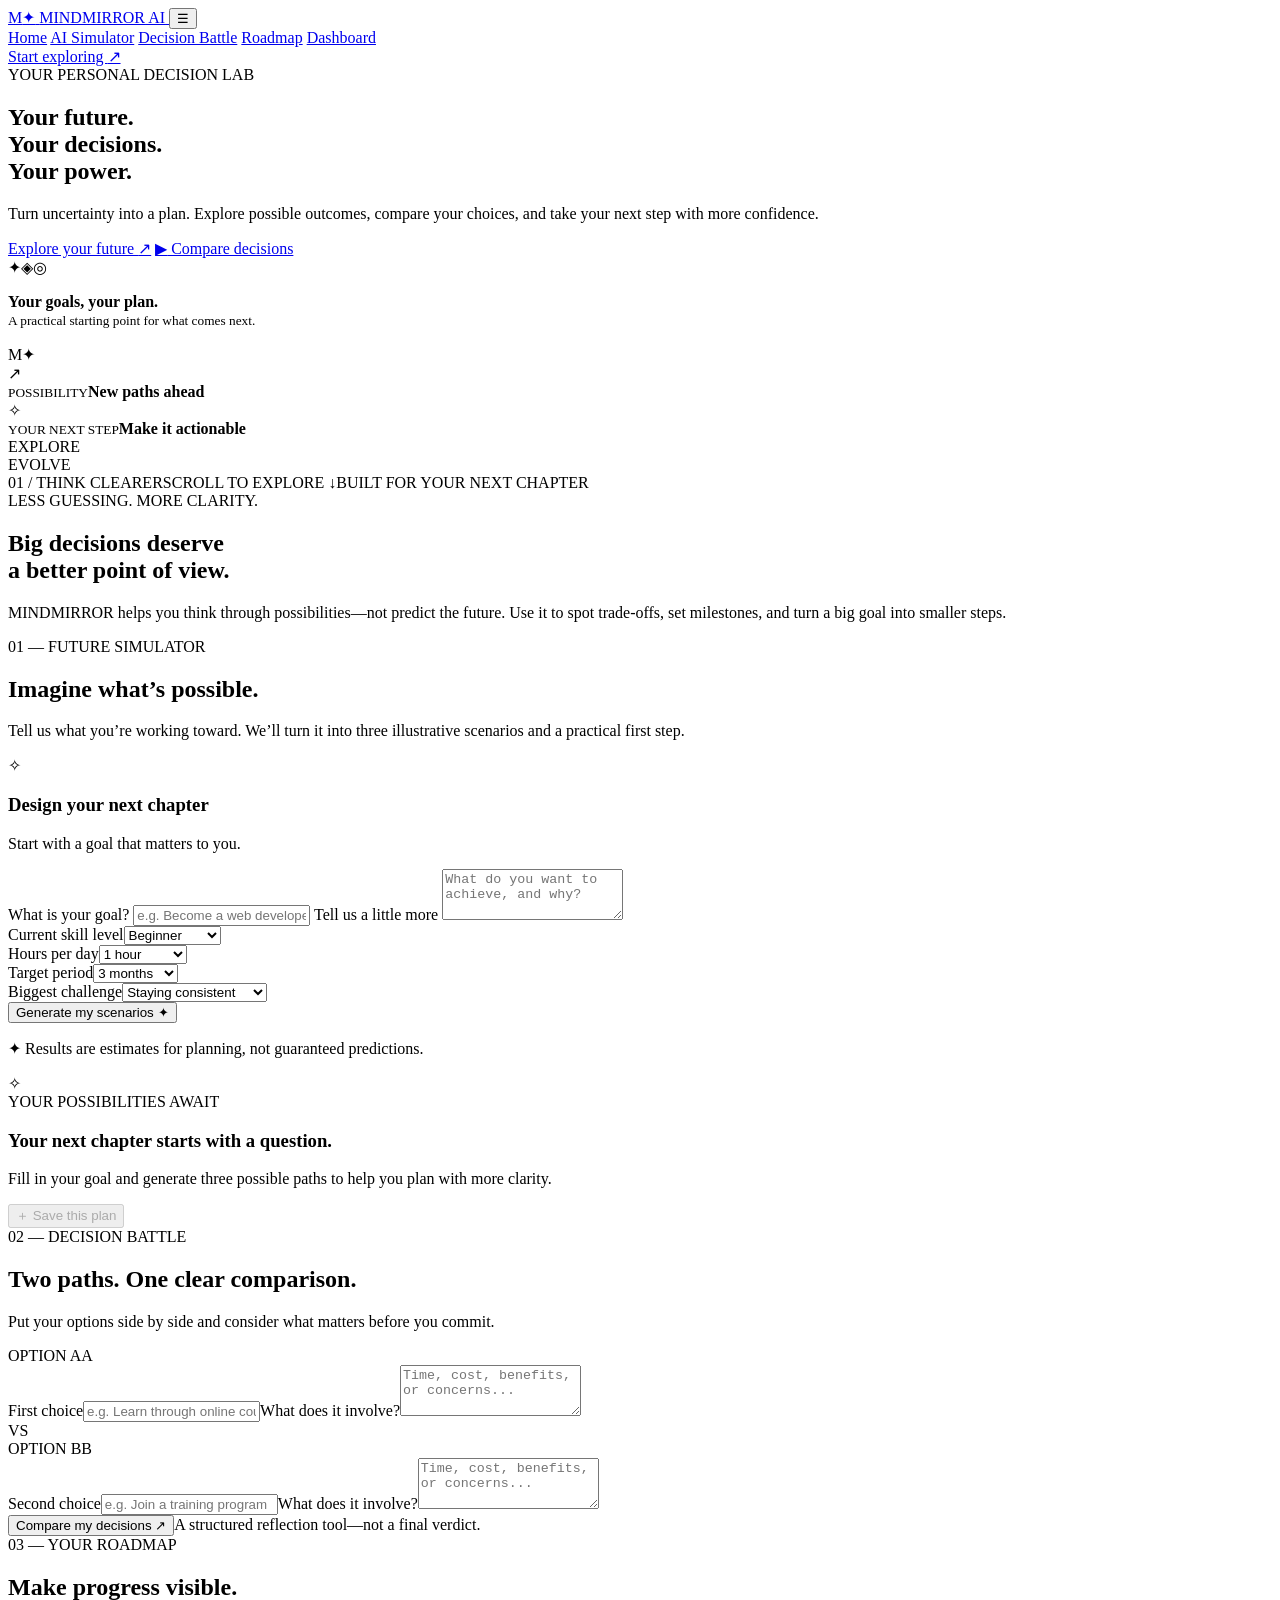
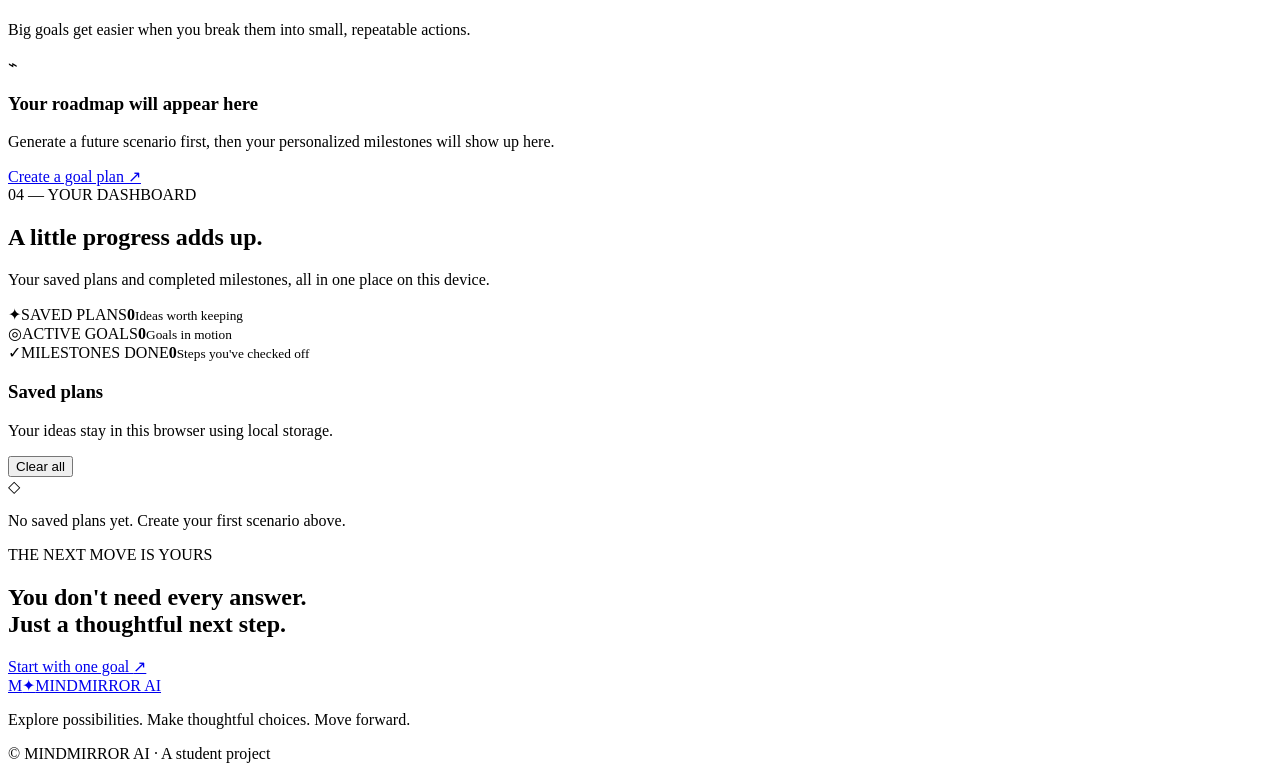
<file: index.html>
<!DOCTYPE html>
<html lang="en">
<head>
  <meta charset="UTF-8" />
  <meta name="viewport" content="width=device-width, initial-scale=1.0" />
  <meta name="theme-color" content="#080b18" />
  <meta name="description" content="MINDMIRROR AI helps you explore possible outcomes, compare decisions, and build a roadmap toward your goals." />
  <title>MINDMIRROR AI — See the Future of Your Decisions</title>
  <link rel="preconnect" href="https://fonts.googleapis.com">
  <link rel="preconnect" href="https://fonts.gstatic.com" crossorigin>
  <link href="https://fonts.googleapis.com/css2?family=DM+Sans:wght@400;500;600;700&family=Space+Grotesk:wght@400;500;600;700&display=swap" rel="stylesheet">
  <link rel="stylesheet" href="style.css" />
  <script src="script.js" defer></script>
</head>
<body>
  <div class="ambient ambient-one"></div>
  <div class="ambient ambient-two"></div>
  <header class="topbar">
    <a class="brand" href="#home" aria-label="MINDMIRROR AI home">
      <span class="brand-mark">M<span>✦</span></span>
      <span>MINDMIRROR<span class="brand-ai"> AI</span></span>
    </a>
    <button class="menu-toggle" id="menuToggle" aria-label="Toggle navigation" aria-expanded="false">☰</button>
    <nav class="nav-links" id="navLinks">
      <a class="nav-link active" href="#home">Home</a>
      <a class="nav-link" href="#simulator">AI Simulator</a>
      <a class="nav-link" href="#battle">Decision Battle</a>
      <a class="nav-link" href="#roadmap">Roadmap</a>
      <a class="nav-link" href="#dashboard">Dashboard</a>
    </nav>
    <a class="top-cta" href="#simulator">Start exploring <span>↗</span></a>
  </header>

  <main>
    <section class="hero section-wrap" id="home">
      <div class="hero-copy reveal">
        <div class="eyebrow"><span class="status-dot"></span> YOUR PERSONAL DECISION LAB</div>
        <h1>Your future.<br>Your decisions.<br><span class="gradient-text">Your power.</span></h1>
        <p class="hero-description">Turn uncertainty into a plan. Explore possible outcomes, compare your choices, and take your next step with more confidence.</p>
        <div class="hero-actions">
          <a class="button button-primary" href="#simulator">Explore your future <span>↗</span></a>
          <a class="button button-ghost" href="#battle"><span class="play-icon">▶</span> Compare decisions</a>
        </div>
        <div class="trust-row"><div class="avatar-stack"><span>✦</span><span>◈</span><span>◎</span></div><p><strong>Your goals, your plan.</strong><br><small>A practical starting point for what comes next.</small></p></div>
      </div>
      <div class="hero-visual reveal">
        <div class="orbit orbit-a"></div><div class="orbit orbit-b"></div><div class="orbit orbit-c"></div>
        <div class="core-glow"></div>
        <div class="core"><div class="core-inner">M<span>✦</span></div></div>
        <div class="float-card float-card-top"><span class="mini-icon cyan">↗</span><div><small>POSSIBILITY</small><strong>New paths ahead</strong></div></div>
        <div class="float-card float-card-bottom"><span class="mini-icon purple">✧</span><div><small>YOUR NEXT STEP</small><strong>Make it actionable</strong></div></div>
        <div class="tiny-label label-one">EXPLORE</div><div class="tiny-label label-two">EVOLVE</div>
      </div>
      <div class="hero-bottom"><span>01 / THINK CLEARER</span><span class="scroll-hint">SCROLL TO EXPLORE ↓</span><span>BUILT FOR YOUR NEXT CHAPTER</span></div>
    </section>

    <section class="section-wrap intro-strip reveal">
      <div><span class="section-kicker">LESS GUESSING. MORE CLARITY.</span><h2>Big decisions deserve<br><span class="muted-gradient">a better point of view.</span></h2></div>
      <p>MINDMIRROR helps you think through possibilities—not predict the future. Use it to spot trade-offs, set milestones, and turn a big goal into smaller steps.</p>
    </section>

    <section class="section-wrap section-block" id="simulator">
      <div class="section-heading reveal"><div><span class="section-kicker">01 — FUTURE SIMULATOR</span><h2>Imagine what’s <span class="gradient-text">possible.</span></h2></div><p>Tell us what you’re working toward. We’ll turn it into three illustrative scenarios and a practical first step.</p></div>
      <div class="simulator-grid">
        <form class="panel simulator-form reveal" id="simulatorForm">
          <div class="panel-heading"><div class="panel-icon">✧</div><div><h3>Design your next chapter</h3><p>Start with a goal that matters to you.</p></div></div>
          <label for="goalTitle">What is your goal?</label>
          <input id="goalTitle" name="goalTitle" placeholder="e.g. Become a web developer" required maxlength="100" />
          <label for="goalDescription">Tell us a little more</label>
          <textarea id="goalDescription" name="goalDescription" rows="3" placeholder="What do you want to achieve, and why?"></textarea>
          <div class="form-row">
            <div><label for="skillLevel">Current skill level</label><select id="skillLevel"><option value="beginner">Beginner</option><option value="intermediate">Intermediate</option><option value="advanced">Advanced</option></select></div>
            <div><label for="hoursPerDay">Hours per day</label><select id="hoursPerDay"><option value="0.5">30 minutes</option><option value="1" selected>1 hour</option><option value="2">2 hours</option><option value="3">3 hours</option><option value="4">4+ hours</option></select></div>
          </div>
          <div class="form-row">
            <div><label for="goalDuration">Target period</label><select id="goalDuration"><option value="1">1 month</option><option value="3" selected>3 months</option><option value="6">6 months</option><option value="12">12 months</option></select></div>
            <div><label for="mainChallenge">Biggest challenge</label><select id="mainChallenge"><option value="consistency">Staying consistent</option><option value="time">Finding time</option><option value="skills">Learning the skills</option><option value="confidence">Confidence</option><option value="resources">Resources or money</option></select></div>
          </div>
          <button class="button button-primary full-width" type="submit" id="simulateBtn">Generate my scenarios <span>✦</span></button>
          <p class="form-note">✦ Results are estimates for planning, not guaranteed predictions.</p>
        </form>
        <div class="results-area reveal" id="scenarioResults" aria-live="polite">
          <div class="results-placeholder"><div class="placeholder-orb">✧</div><span class="section-kicker">YOUR POSSIBILITIES AWAIT</span><h3>Your next chapter starts with a question.</h3><p>Fill in your goal and generate three possible paths to help you plan with more clarity.</p><div class="placeholder-lines"><i></i><i></i><i></i></div></div>
        </div>
      </div>
      <div class="save-row"><button class="button button-ghost" id="savePlanBtn" disabled>＋ Save this plan</button><span id="saveStatus" class="inline-status" aria-live="polite"></span></div>
    </section>

    <section class="section-wrap section-block" id="battle">
      <div class="section-heading reveal"><div><span class="section-kicker">02 — DECISION BATTLE</span><h2>Two paths. <span class="gradient-text">One clear comparison.</span></h2></div><p>Put your options side by side and consider what matters before you commit.</p></div>
      <div class="battle-grid reveal">
        <div class="choice-card choice-a"><div class="choice-label"><span>OPTION A</span><span class="choice-symbol">A</span></div><label for="choiceA">First choice</label><input id="choiceA" placeholder="e.g. Learn through online courses" maxlength="120"><label for="detailsA">What does it involve?</label><textarea id="detailsA" rows="3" placeholder="Time, cost, benefits, or concerns..."></textarea></div>
        <div class="versus">VS</div>
        <div class="choice-card choice-b"><div class="choice-label"><span>OPTION B</span><span class="choice-symbol">B</span></div><label for="choiceB">Second choice</label><input id="choiceB" placeholder="e.g. Join a training program" maxlength="120"><label for="detailsB">What does it involve?</label><textarea id="detailsB" rows="3" placeholder="Time, cost, benefits, or concerns..."></textarea></div>
      </div>
      <div class="battle-action"><button class="button button-primary" id="compareBtn">Compare my decisions <span>↗</span></button><span class="subtle-note">A structured reflection tool—not a final verdict.</span></div>
      <div id="decisionResults" class="decision-results" aria-live="polite"></div>
    </section>

    <section class="section-wrap section-block" id="roadmap">
      <div class="section-heading reveal"><div><span class="section-kicker">03 — YOUR ROADMAP</span><h2>Make progress <span class="gradient-text">visible.</span></h2></div><p>Big goals get easier when you break them into small, repeatable actions.</p></div>
      <div class="roadmap-empty panel reveal" id="roadmapContainer"><div class="roadmap-empty-icon">⌁</div><h3>Your roadmap will appear here</h3><p>Generate a future scenario first, then your personalized milestones will show up here.</p><a class="text-link" href="#simulator">Create a goal plan ↗</a></div>
    </section>

    <section class="section-wrap section-block" id="dashboard">
      <div class="section-heading reveal"><div><span class="section-kicker">04 — YOUR DASHBOARD</span><h2>A little progress adds <span class="gradient-text">up.</span></h2></div><p>Your saved plans and completed milestones, all in one place on this device.</p></div>
      <div class="stats-grid reveal">
        <article class="stat-card"><span class="stat-icon">✦</span><span class="stat-label">SAVED PLANS</span><strong id="totalPlans">0</strong><small>Ideas worth keeping</small></article>
        <article class="stat-card"><span class="stat-icon cyan-icon">◎</span><span class="stat-label">ACTIVE GOALS</span><strong id="activeGoals">0</strong><small>Goals in motion</small></article>
        <article class="stat-card"><span class="stat-icon green-icon">✓</span><span class="stat-label">MILESTONES DONE</span><strong id="completedMilestones">0</strong><small>Steps you've checked off</small></article>
      </div>
      <div class="saved-panel panel reveal"><div class="saved-heading"><div><h3>Saved plans</h3><p>Your ideas stay in this browser using local storage.</p></div><button id="clearPlansBtn" class="text-button">Clear all</button></div><div id="savedPlans" class="saved-plans"><div class="empty-saved"><span>◇</span><p>No saved plans yet. Create your first scenario above.</p></div></div></div>
    </section>

    <section class="closing-cta section-wrap reveal"><div class="cta-orb"></div><span class="section-kicker">THE NEXT MOVE IS YOURS</span><h2>You don't need every answer.<br><span class="gradient-text">Just a thoughtful next step.</span></h2><a class="button button-primary" href="#simulator">Start with one goal <span>↗</span></a></section>
  </main>

  <footer class="footer section-wrap"><a class="brand" href="#home"><span class="brand-mark">M<span>✦</span></span><span>MINDMIRROR<span class="brand-ai"> AI</span></span></a><p>Explore possibilities. Make thoughtful choices. Move forward.</p><span>© <span id="currentYear"></span> MINDMIRROR AI · A student project</span></footer>

  <div class="toast" id="toast" role="status" aria-live="polite"></div>
</body>
</html>
</file>
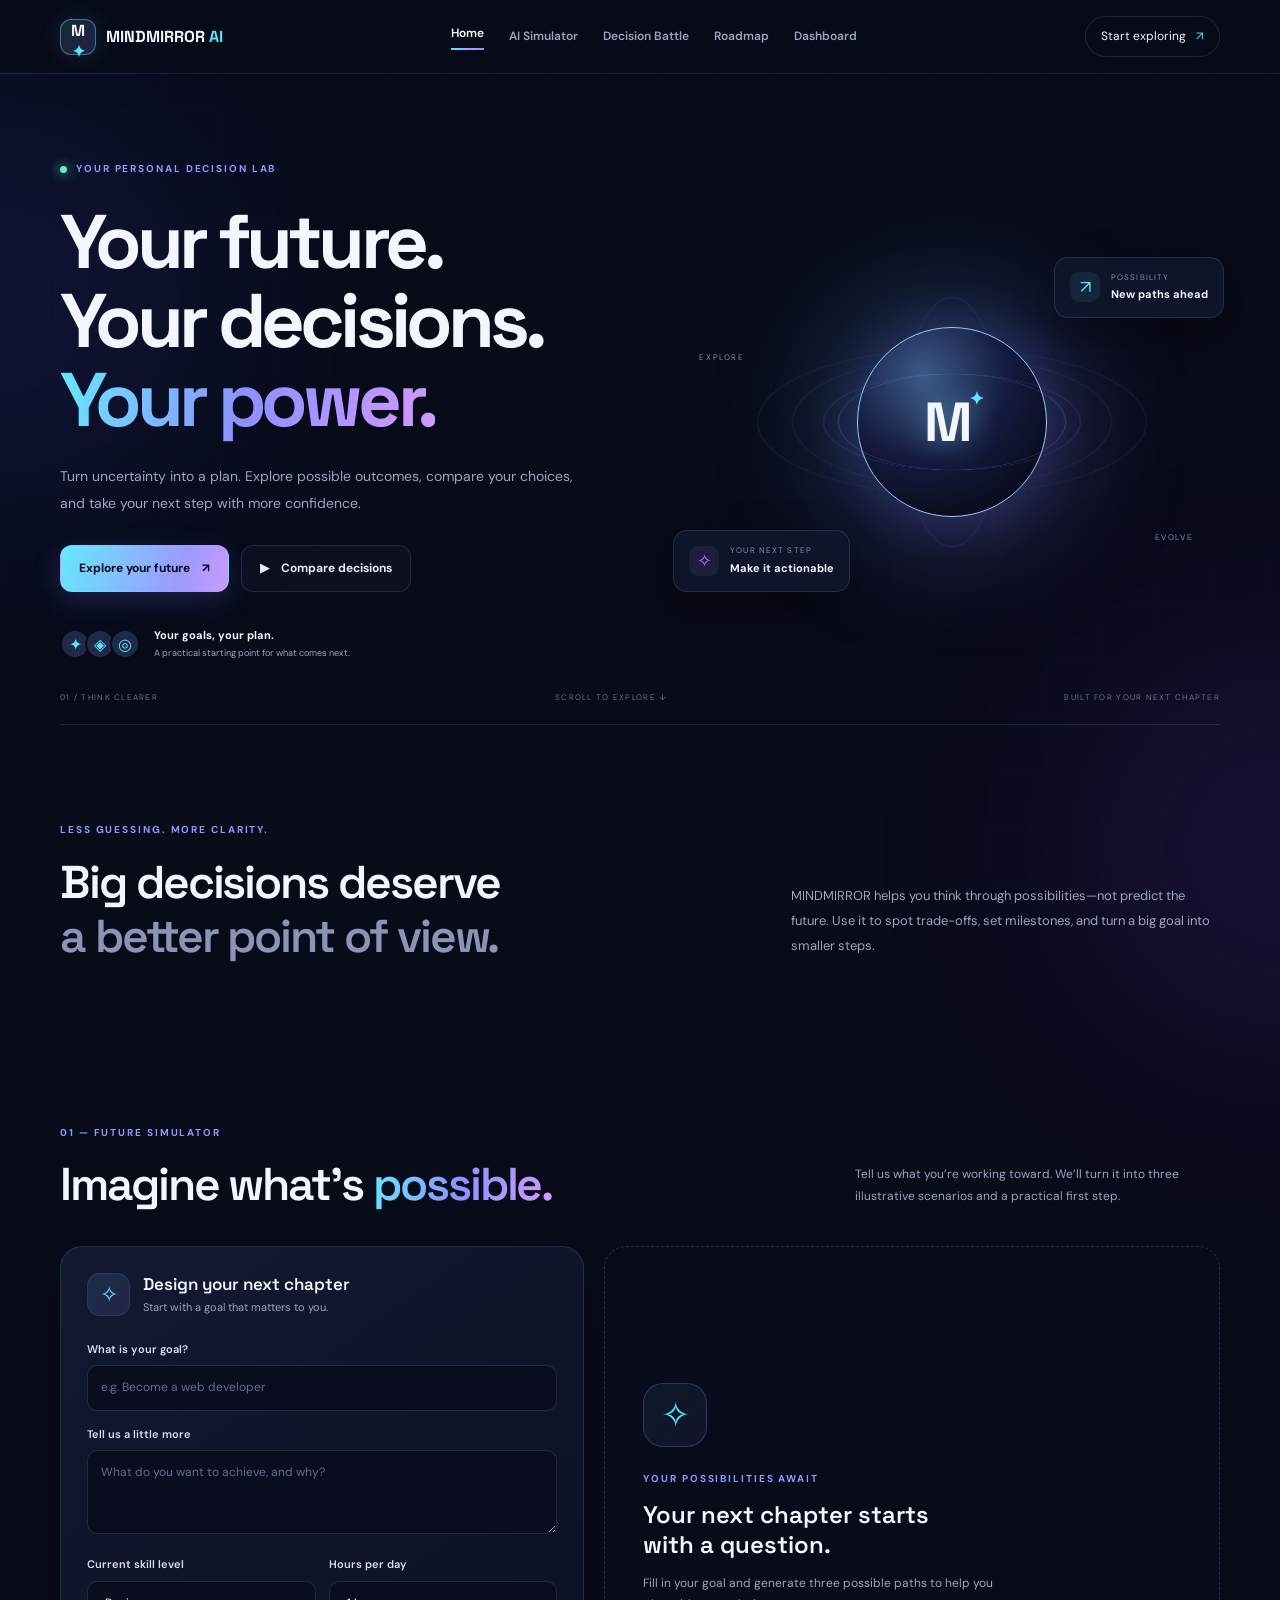
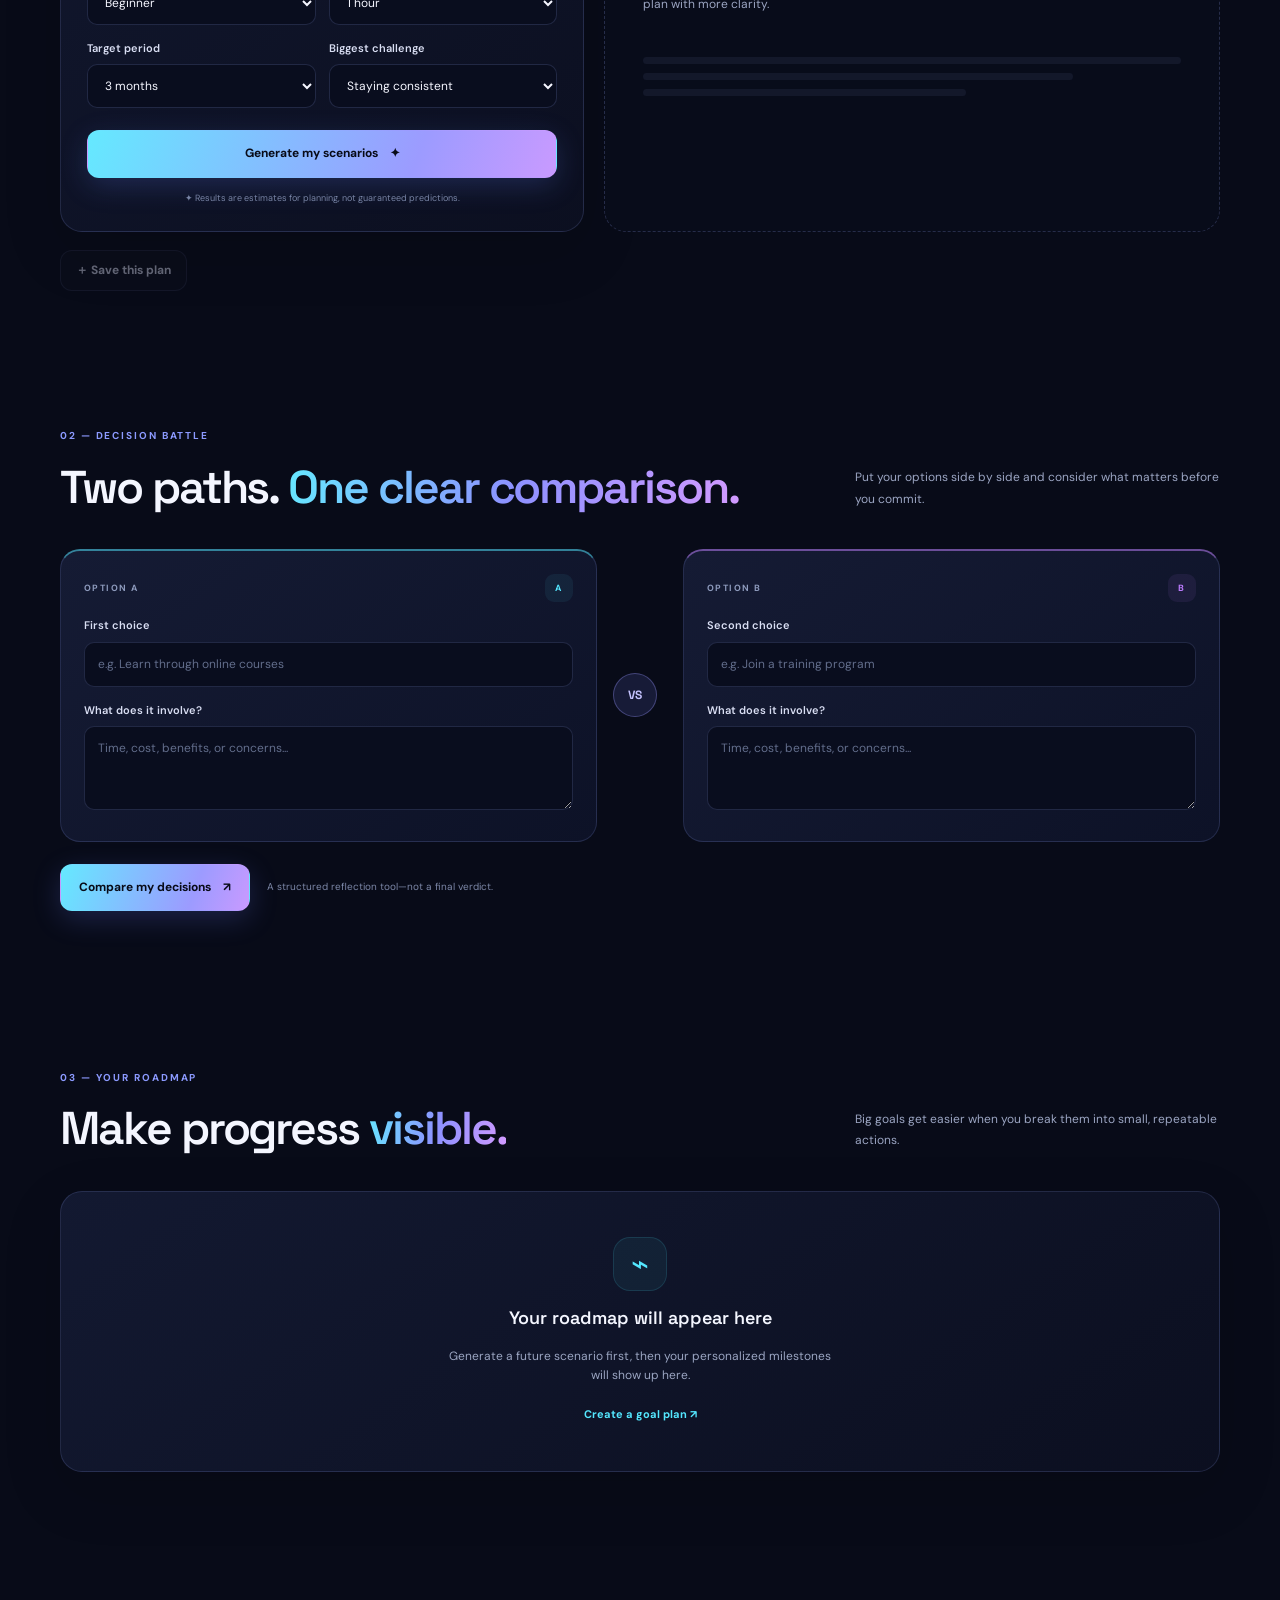
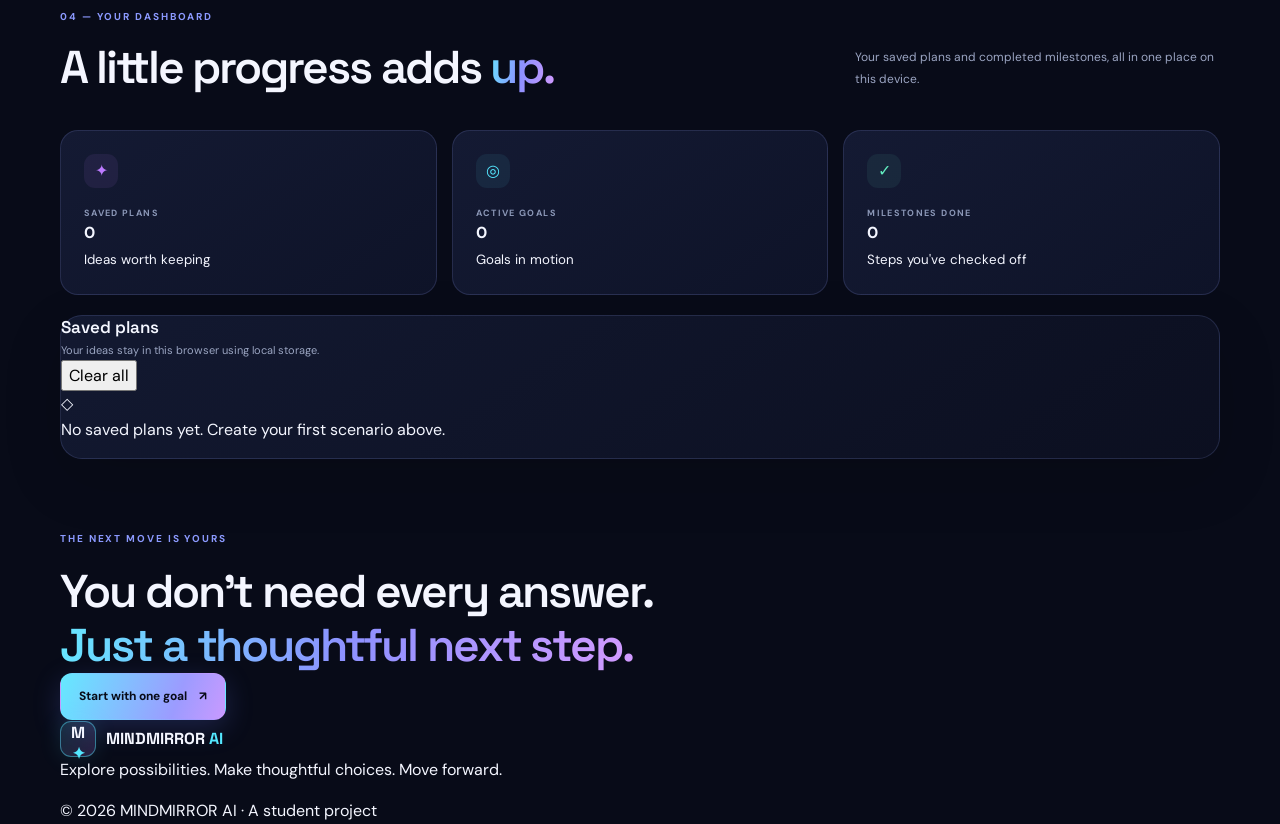
<file: hackathon2/index.html>
<!DOCTYPE html>
<html lang="en">
<head>
  <meta charset="UTF-8" />
  <meta name="viewport" content="width=device-width, initial-scale=1.0" />
  <meta name="theme-color" content="#080b18" />
  <meta name="description" content="MINDMIRROR AI helps you explore possible outcomes, compare decisions, and build a roadmap toward your goals." />
  <title>MINDMIRROR AI — See the Future of Your Decisions</title>
  <link rel="preconnect" href="https://fonts.googleapis.com">
  <link rel="preconnect" href="https://fonts.gstatic.com" crossorigin>
  <link href="https://fonts.googleapis.com/css2?family=DM+Sans:wght@400;500;600;700&family=Space+Grotesk:wght@400;500;600;700&display=swap" rel="stylesheet">
  <link rel="stylesheet" href="style.css" />
  <script src="script.js" defer></script>
</head>
<body>
  <div class="ambient ambient-one"></div>
  <div class="ambient ambient-two"></div>
  <header class="topbar">
    <a class="brand" href="#home" aria-label="MINDMIRROR AI home">
      <span class="brand-mark">M<span>✦</span></span>
      <span>MINDMIRROR<span class="brand-ai"> AI</span></span>
    </a>
    <button class="menu-toggle" id="menuToggle" aria-label="Toggle navigation" aria-expanded="false">☰</button>
    <nav class="nav-links" id="navLinks">
      <a class="nav-link active" href="#home">Home</a>
      <a class="nav-link" href="#simulator">AI Simulator</a>
      <a class="nav-link" href="#battle">Decision Battle</a>
      <a class="nav-link" href="#roadmap">Roadmap</a>
      <a class="nav-link" href="#dashboard">Dashboard</a>
    </nav>
    <a class="top-cta" href="#simulator">Start exploring <span>↗</span></a>
  </header>

  <main>
    <section class="hero section-wrap" id="home">
      <div class="hero-copy reveal">
        <div class="eyebrow"><span class="status-dot"></span> YOUR PERSONAL DECISION LAB</div>
        <h1>Your future.<br>Your decisions.<br><span class="gradient-text">Your power.</span></h1>
        <p class="hero-description">Turn uncertainty into a plan. Explore possible outcomes, compare your choices, and take your next step with more confidence.</p>
        <div class="hero-actions">
          <a class="button button-primary" href="#simulator">Explore your future <span>↗</span></a>
          <a class="button button-ghost" href="#battle"><span class="play-icon">▶</span> Compare decisions</a>
        </div>
        <div class="trust-row"><div class="avatar-stack"><span>✦</span><span>◈</span><span>◎</span></div><p><strong>Your goals, your plan.</strong><br><small>A practical starting point for what comes next.</small></p></div>
      </div>
      <div class="hero-visual reveal">
        <div class="orbit orbit-a"></div><div class="orbit orbit-b"></div><div class="orbit orbit-c"></div>
        <div class="core-glow"></div>
        <div class="core"><div class="core-inner">M<span>✦</span></div></div>
        <div class="float-card float-card-top"><span class="mini-icon cyan">↗</span><div><small>POSSIBILITY</small><strong>New paths ahead</strong></div></div>
        <div class="float-card float-card-bottom"><span class="mini-icon purple">✧</span><div><small>YOUR NEXT STEP</small><strong>Make it actionable</strong></div></div>
        <div class="tiny-label label-one">EXPLORE</div><div class="tiny-label label-two">EVOLVE</div>
      </div>
      <div class="hero-bottom"><span>01 / THINK CLEARER</span><span class="scroll-hint">SCROLL TO EXPLORE ↓</span><span>BUILT FOR YOUR NEXT CHAPTER</span></div>
    </section>

    <section class="section-wrap intro-strip reveal">
      <div><span class="section-kicker">LESS GUESSING. MORE CLARITY.</span><h2>Big decisions deserve<br><span class="muted-gradient">a better point of view.</span></h2></div>
      <p>MINDMIRROR helps you think through possibilities—not predict the future. Use it to spot trade-offs, set milestones, and turn a big goal into smaller steps.</p>
    </section>

    <section class="section-wrap section-block" id="simulator">
      <div class="section-heading reveal"><div><span class="section-kicker">01 — FUTURE SIMULATOR</span><h2>Imagine what’s <span class="gradient-text">possible.</span></h2></div><p>Tell us what you’re working toward. We’ll turn it into three illustrative scenarios and a practical first step.</p></div>
      <div class="simulator-grid">
        <form class="panel simulator-form reveal" id="simulatorForm">
          <div class="panel-heading"><div class="panel-icon">✧</div><div><h3>Design your next chapter</h3><p>Start with a goal that matters to you.</p></div></div>
          <label for="goalTitle">What is your goal?</label>
          <input id="goalTitle" name="goalTitle" placeholder="e.g. Become a web developer" required maxlength="100" />
          <label for="goalDescription">Tell us a little more</label>
          <textarea id="goalDescription" name="goalDescription" rows="3" placeholder="What do you want to achieve, and why?"></textarea>
          <div class="form-row">
            <div><label for="skillLevel">Current skill level</label><select id="skillLevel"><option value="beginner">Beginner</option><option value="intermediate">Intermediate</option><option value="advanced">Advanced</option></select></div>
            <div><label for="hoursPerDay">Hours per day</label><select id="hoursPerDay"><option value="0.5">30 minutes</option><option value="1" selected>1 hour</option><option value="2">2 hours</option><option value="3">3 hours</option><option value="4">4+ hours</option></select></div>
          </div>
          <div class="form-row">
            <div><label for="goalDuration">Target period</label><select id="goalDuration"><option value="1">1 month</option><option value="3" selected>3 months</option><option value="6">6 months</option><option value="12">12 months</option></select></div>
            <div><label for="mainChallenge">Biggest challenge</label><select id="mainChallenge"><option value="consistency">Staying consistent</option><option value="time">Finding time</option><option value="skills">Learning the skills</option><option value="confidence">Confidence</option><option value="resources">Resources or money</option></select></div>
          </div>
          <button class="button button-primary full-width" type="submit" id="simulateBtn">Generate my scenarios <span>✦</span></button>
          <p class="form-note">✦ Results are estimates for planning, not guaranteed predictions.</p>
        </form>
        <div class="results-area reveal" id="scenarioResults" aria-live="polite">
          <div class="results-placeholder"><div class="placeholder-orb">✧</div><span class="section-kicker">YOUR POSSIBILITIES AWAIT</span><h3>Your next chapter starts with a question.</h3><p>Fill in your goal and generate three possible paths to help you plan with more clarity.</p><div class="placeholder-lines"><i></i><i></i><i></i></div></div>
        </div>
      </div>
      <div class="save-row"><button class="button button-ghost" id="savePlanBtn" disabled>＋ Save this plan</button><span id="saveStatus" class="inline-status" aria-live="polite"></span></div>
    </section>

    <section class="section-wrap section-block" id="battle">
      <div class="section-heading reveal"><div><span class="section-kicker">02 — DECISION BATTLE</span><h2>Two paths. <span class="gradient-text">One clear comparison.</span></h2></div><p>Put your options side by side and consider what matters before you commit.</p></div>
      <div class="battle-grid reveal">
        <div class="choice-card choice-a"><div class="choice-label"><span>OPTION A</span><span class="choice-symbol">A</span></div><label for="choiceA">First choice</label><input id="choiceA" placeholder="e.g. Learn through online courses" maxlength="120"><label for="detailsA">What does it involve?</label><textarea id="detailsA" rows="3" placeholder="Time, cost, benefits, or concerns..."></textarea></div>
        <div class="versus">VS</div>
        <div class="choice-card choice-b"><div class="choice-label"><span>OPTION B</span><span class="choice-symbol">B</span></div><label for="choiceB">Second choice</label><input id="choiceB" placeholder="e.g. Join a training program" maxlength="120"><label for="detailsB">What does it involve?</label><textarea id="detailsB" rows="3" placeholder="Time, cost, benefits, or concerns..."></textarea></div>
      </div>
      <div class="battle-action"><button class="button button-primary" id="compareBtn">Compare my decisions <span>↗</span></button><span class="subtle-note">A structured reflection tool—not a final verdict.</span></div>
      <div id="decisionResults" class="decision-results" aria-live="polite"></div>
    </section>

    <section class="section-wrap section-block" id="roadmap">
      <div class="section-heading reveal"><div><span class="section-kicker">03 — YOUR ROADMAP</span><h2>Make progress <span class="gradient-text">visible.</span></h2></div><p>Big goals get easier when you break them into small, repeatable actions.</p></div>
      <div class="roadmap-empty panel reveal" id="roadmapContainer"><div class="roadmap-empty-icon">⌁</div><h3>Your roadmap will appear here</h3><p>Generate a future scenario first, then your personalized milestones will show up here.</p><a class="text-link" href="#simulator">Create a goal plan ↗</a></div>
    </section>

    <section class="section-wrap section-block" id="dashboard">
      <div class="section-heading reveal"><div><span class="section-kicker">04 — YOUR DASHBOARD</span><h2>A little progress adds <span class="gradient-text">up.</span></h2></div><p>Your saved plans and completed milestones, all in one place on this device.</p></div>
      <div class="stats-grid reveal">
        <article class="stat-card"><span class="stat-icon">✦</span><span class="stat-label">SAVED PLANS</span><strong id="totalPlans">0</strong><small>Ideas worth keeping</small></article>
        <article class="stat-card"><span class="stat-icon cyan-icon">◎</span><span class="stat-label">ACTIVE GOALS</span><strong id="activeGoals">0</strong><small>Goals in motion</small></article>
        <article class="stat-card"><span class="stat-icon green-icon">✓</span><span class="stat-label">MILESTONES DONE</span><strong id="completedMilestones">0</strong><small>Steps you've checked off</small></article>
      </div>
      <div class="saved-panel panel reveal"><div class="saved-heading"><div><h3>Saved plans</h3><p>Your ideas stay in this browser using local storage.</p></div><button id="clearPlansBtn" class="text-button">Clear all</button></div><div id="savedPlans" class="saved-plans"><div class="empty-saved"><span>◇</span><p>No saved plans yet. Create your first scenario above.</p></div></div></div>
    </section>

    <section class="closing-cta section-wrap reveal"><div class="cta-orb"></div><span class="section-kicker">THE NEXT MOVE IS YOURS</span><h2>You don't need every answer.<br><span class="gradient-text">Just a thoughtful next step.</span></h2><a class="button button-primary" href="#simulator">Start with one goal <span>↗</span></a></section>
  </main>

  <footer class="footer section-wrap"><a class="brand" href="#home"><span class="brand-mark">M<span>✦</span></span><span>MINDMIRROR<span class="brand-ai"> AI</span></span></a><p>Explore possibilities. Make thoughtful choices. Move forward.</p><span>© <span id="currentYear"></span> MINDMIRROR AI · A student project</span></footer>

  <div class="toast" id="toast" role="status" aria-live="polite"></div>
</body>
</html>
</file>
<file: style.css>
(() => {
  "use strict";

  const STORAGE_KEY = "mindmirror-plans-v1";
  const MILESTONE_KEY = "mindmirror-milestones-v1";

  const $ = (selector) => document.querySelector(selector);

  let activePlan = null;
  let toastTimer;

  const challenges = {
    consistency: "Build a small daily routine and track it every day.",
    time: "Choose one protected time block and focus on one task.",
    skills: "Learn the basics first and practise with a small project.",
    confidence: "Start with small wins and ask for useful feedback.",
    resources: "Start with free learning resources and tools you already have."
  };

  const skillAdvice = {
    beginner: "Start with the fundamentals. Learn one skill at a time.",
    intermediate: "Strengthen your skills through practical projects.",
    advanced: "Focus on advanced practice, feedback, and portfolio-quality work."
  };

  // Safely read saved browser data
  function readStorage(key, fallback) {
    try {
      const value = localStorage.getItem(key);
      return value ? JSON.parse(value) : fallback;
    } catch (error) {
      console.error("Storage read error:", error);
      return fallback;
    }
  }

  // Safely save browser data
  function writeStorage(key, value) {
    try {
      localStorage.setItem(key, JSON.stringify(value));
      return true;
    } catch (error) {
      console.error("Storage write error:", error);
      showToast("Could not save data in this browser.");
      return false;
    }
  }

  function getPlans() {
    const plans = readStorage(STORAGE_KEY, []);
    return Array.isArray(plans) ? plans : [];
  }

  function getMilestones() {
    const data = readStorage(MILESTONE_KEY, {});
    return data && typeof data === "object" ? data : {};
  }

  // Prevent HTML injection when displaying user input
  function escapeHTML(value) {
    return String(value ?? "").replace(/[&<>"']/g, (character) => ({
      "&": "&amp;",
      "<": "&lt;",
      ">": "&gt;",
      '"': "&quot;",
      "'": "&#39;"
    })[character]);
  }

  function showToast(message) {
    const toast = $("#toast");
    if (!toast) return;

    toast.textContent = message;
    toast.classList.add("show");

    clearTimeout(toastTimer);

    toastTimer = setTimeout(() => {
      toast.classList.remove("show");
    }, 2800);
  }

  // Read the goal form
  function readGoalForm() {
    const title = $("#goalTitle")?.value.trim();

    if (!title) {
      $("#goalTitle")?.focus();
      showToast("Please enter your goal first.");
      return null;
    }

    return {
      title,
      description: $("#goalDescription")?.value.trim() || "",
      skill: $("#skillLevel")?.value || "beginner",
      hours: Number($("#hoursPerDay")?.value || 1),
      duration: Number($("#goalDuration")?.value || 3),
      challenge: $("#mainChallenge")?.value || "consistency"
    };
  }

  // Generate three illustrative scenarios
  function generateScenarios(goal) {
    const weeklyHours = Math.round(goal.hours * 7 * 10) / 10;

    return [
      {
        title: "Best-case scenario",
        tag: "HIGH MOMENTUM",
        color: "#63efc1",
        description:
          `With regular practice of about ${weeklyHours} hours weekly, ` +
          `you may make faster progress toward "${goal.title}". ` +
          `You could reach an early milestone before your target date.`,
        action:
          "Keep practising consistently, build something practical, and seek feedback."
      },
      {
        title: "Realistic scenario",
        tag: "STEADY PROGRESS",
        color: "#54e7ff",
        description:
          `Over ${goal.duration} month(s), regular practice can help you ` +
          `develop your skills gradually. Some weeks may be slower, so review ` +
          `your progress and adjust your plan when needed.`,
        action:
          "Set one weekly target and review your progress every week."
      },
      {
        title: "Risk scenario",
        tag: "PLAN FOR OBSTACLES",
        color: "#ffb16b",
        description:
          `If your main challenge is ${goal.challenge.replace("-", " ")}, ` +
          `your progress may slow down. Preparing for this obstacle can help ` +
          `you stay on track.`,
        action:
          challenges[goal.challenge] || challenges.consistency
      }
    ];
  }

  // Display generated scenarios
  function renderScenarios(goal, scenarios) {
    const container = $("#scenarioResults");
    if (!container) return;

    const scenarioHTML = scenarios.map((scenario) => `
      <article class="scenario-card"
        style="--accent:${scenario.color}">

        <div class="scenario-top">
          <h3>${escapeHTML(scenario.title)}</h3>
          <span class="scenario-tag">
            ${escapeHTML(scenario.tag)}
          </span>
        </div>

        <p>${escapeHTML(scenario.description)}</p>

        <div class="scenario-action">
          <b>Next step →</b>
          ${escapeHTML(scenario.action)}
        </div>

      </article>
    `).join("");

    const personalHTML = `
      <article class="scenario-card" style="--accent:#bd7bff">
        <div class="scenario-top">
          <h3>Your starting point</h3>
          <span class="scenario-tag">PERSONAL PLAN</span>
        </div>

        <p>
          ${escapeHTML(skillAdvice[goal.skill] || skillAdvice.beginner)}
          ${goal.description ? escapeHTML(goal.description) : ""}
        </p>

        <div class="scenario-action">
          <b>First action →</b>
          Spend ${goal.hours} hour(s) working on
          "${escapeHTML(goal.title)}".
        </div>
      </article>
    `;

    container.innerHTML =
      `<div class="scenario-list">${scenarioHTML}${personalHTML}</div>`;
  }

  // Build a personalized roadmap
  function renderRoadmap(goal, planId) {
    const container = $("#roadmapContainer");
    if (!container) return;

    const milestones = [
      {
        day: 7,
        title: "Build your foundation",
        task: `Write your first weekly target for ${goal.title}.`
      },
      {
        day: 30,
        title: "Create a routine",
        task: "Practise regularly and review what you have learned."
      },
      {
        day: 90,
        title: "Show your progress",
        task: "Complete a small project or demonstrate a useful skill."
      },
      {
        day: 180,
        title: "Review and improve",
        task: "Review your progress and set your next realistic target."
      }
    ];

    const saved = getMilestones();
    const completed = saved[planId] || {};

    container.className = "roadmap-list";
    container.dataset.planId = planId;

    container.innerHTML = milestones.map((item) => `
      <article class="milestone">

        <span class="milestone-day">DAY ${item.day}</span>

        <h3>${escapeHTML(item.title)}</h3>

        <p>${escapeHTML(item.task)}</p>

        <label>
          <input
            type="checkbox"
            data-milestone-day="${item.day}"
            ${completed[item.day] ? "checked" : ""}
          >
          Mark complete
        </label>

      </article>
    `).join("");
  }

  function activatePlan(goal, scenarios, id) {
    activePlan = {
      id,
      goal,
      scenarios,
      createdAt: new Date().toISOString()
    };

    const saveButton = $("#savePlanBtn");
    if (saveButton) saveButton.disabled = false;

    const status = $("#saveStatus");
    if (status) status.textContent = "";

    renderRoadmap(goal, id);
  }

  // Simulator form submission
  function simulateGoal(event) {
    event.preventDefault();

    const goal = readGoalForm();
    if (!goal) return;

    const scenarios = generateScenarios(goal);

    const id =
      activePlan && activePlan.goal.title === goal.title
        ? activePlan.id
        : `plan-${Date.now()}`;

    renderScenarios(goal, scenarios);
    activatePlan(goal, scenarios, id);

    showToast("Your scenarios are ready!");

    $("#scenarioResults")?.scrollIntoView({
      behavior: "smooth",
      block: "nearest"
    });
  }

  // Save a generated plan
  function saveActivePlan() {
    if (!activePlan) {
      showToast("Generate a scenario before saving.");
      return;
    }

    const plans = getPlans();

    const record = {
      ...activePlan,
      updatedAt: new Date().toISOString()
    };

    const index = plans.findIndex(
      (plan) => plan.id === activePlan.id
    );

    if (index >= 0) {
      plans[index] = record;
    } else {
      plans.unshift(record);
    }

    if (writeStorage(STORAGE_KEY, plans)) {
      $("#saveStatus").textContent = "✓ Plan saved successfully";
      renderDashboard();
      showToast("Your plan has been saved!");
    }
  }

  // Compare two decisions
  function compareDecisions() {
    const choiceA = $("#choiceA")?.value.trim() || "";
    const choiceB = $("#choiceB")?.value.trim() || "";

    const detailsA = $("#detailsA")?.value.trim() || "";
    const detailsB = $("#detailsB")?.value.trim() || "";

    const results = $("#decisionResults");

    if (!choiceA || !choiceB) {
      showToast("Enter both choices to compare them.");
      (!choiceA ? $("#choiceA") : $("#choiceB"))?.focus();
      return;
    }

    if (choiceA.toLowerCase() === choiceB.toLowerCase()) {
      showToast("Please enter two different choices.");
      return;
    }

    if (!results) return;

    results.innerHTML = `
      <article class="comparison-result">

        <span class="section-kicker">YOUR COMPARISON</span>

        <h3>
          ${escapeHTML(choiceA)}
          <span class="gradient-text">vs</span>
          ${escapeHTML(choiceB)}
        </h3>

        <p>
          Both options may have advantages and disadvantages.
          Consider the factors below before deciding.
        </p>

        <div class="comparison-columns">

          <div>
            <h4>Option A</h4>
            <ul>
              <li>${escapeHTML(choiceA)}</li>
              <li>Check its cost, time, and benefits.</li>
              <li>Your notes: ${escapeHTML(detailsA || "No notes added.")}</li>
            </ul>
          </div>

          <div>
            <h4>Option B</h4>
            <ul>
              <li>${escapeHTML(choiceB)}</li>
              <li>Check its risks, flexibility, and long-term value.</li>
              <li>Your notes: ${escapeHTML(detailsB || "No notes added.")}</li>
            </ul>
          </div>

        </div>

        <p>
          <strong>Next step:</strong>
          Give each option a score from 1 to 5 for cost,
          time, learning, risk, and how well it fits your goal.
          Use those scores to support your decision.
        </p>

      </article>
    `;

    results.scrollIntoView({
      behavior: "smooth",
      block: "nearest"
    });
  }

  // Display saved plans and dashboard statistics
  function renderDashboard() {
    const plans = getPlans();
    const milestoneData = getMilestones();

    let completedCount = 0;

    Object.values(milestoneData).forEach((plan) => {
      if (plan && typeof plan === "object") {
        completedCount += Object.values(plan)
          .filter(Boolean).length;
      }
    });

    if ($("#totalPlans")) {
      $("#totalPlans").textContent = plans.length;
    }

    if ($("#activeGoals")) {
      $("#activeGoals").textContent = plans.length;
    }

    if ($("#completedMilestones")) {
      $("#completedMilestones").textContent = completedCount;
    }

    const container = $("#savedPlans");
    if (!container) return;

    if (!plans.length) {
      container.innerHTML = `
        <div class="empty-saved">
          <span>◇</span>
          <p>No saved plans yet. Create your first scenario above.</p>
        </div>
      `;
      return;
    }

    container.innerHTML = plans.map((plan) => `
      <article class="saved-plan">

        <h4>${escapeHTML(plan.goal?.title || "Untitled goal")}</h4>

        <p>
          ${escapeHTML(plan.goal?.duration || 3)} month plan ·
          ${escapeHTML(plan.goal?.skill || "beginner")}
        </p>

        <div class="saved-plan-actions">

          <button
            class="small-button"
            data-open-plan="${escapeHTML(plan.id)}">
            Open plan
          </button>

          <button
            class="small-button danger"
            data-delete-plan="${escapeHTML(plan.id)}">
            Delete
          </button>

        </div>

      </article>
    `).join("");
  }

  // Open an existing saved plan
  function openSavedPlan(id) {
    const plan = getPlans().find((item) => item.id === id);

    if (!plan) {
      showToast("Saved plan not found.");
      return;
    }

    const goal = plan.goal;

    $("#goalTitle").value = goal.title || "";
    $("#goalDescription").value = goal.description || "";
    $("#skillLevel").value = goal.skill || "beginner";
    $("#hoursPerDay").value = String(goal.hours || 1);
    $("#goalDuration").value = String(goal.duration || 3);
    $("#mainChallenge").value = goal.challenge || "consistency";

    const scenarios = plan.scenarios || generateScenarios(goal);

    renderScenarios(goal, scenarios);
    activatePlan(goal, scenarios, plan.id);

    $("#saveStatus").textContent = "Saved plan opened";

    $("#simulator").scrollIntoView({
      behavior: "smooth"
    });
  }

  function deletePlan(id) {
    const plans = getPlans().filter((plan) => plan.id !== id);

    if (!writeStorage(STORAGE_KEY, plans)) return;

    if (activePlan?.id === id) {
      activePlan = null;
      $("#savePlanBtn").disabled = true;
    }

    renderDashboard();
    showToast("Saved plan deleted.");
  }

  function clearPlans() {
    if (!getPlans().length) {
      showToast("There are no saved plans.");
      return;
    }

    const confirmed = window.confirm(
      "Delete all saved plans from this browser?"
    );

    if (!confirmed) return;

    if (!writeStorage(STORAGE_KEY, [])) return;

    activePlan = null;
    $("#savePlanBtn").disabled = true;

    renderDashboard();
    showToast("All saved plans were deleted.");
  }

  // Save roadmap checkbox progress
  function handleMilestoneChange(event) {
    const checkbox = event.target.closest("[data-milestone-day]");
    if (!checkbox) return;

    const planId = $("#roadmapContainer")?.dataset.planId;
    if (!planId) return;

    const saved = getMilestones();

    if (!saved[planId]) {
      saved[planId] = {};
    }

    saved[planId][checkbox.dataset.milestoneDay] = checkbox.checked;

    if (writeStorage(MILESTONE_KEY, saved)) {
      renderDashboard();

      showToast(
        checkbox.checked
          ? "Milestone completed!"
          : "Milestone unchecked."
      );
    }
  }

  // Navigation and mobile menu
  function setupNavigation() {
    const toggle = $("#menuToggle");
    const nav = $("#navLinks");

    toggle?.addEventListener("click", () => {
      const isOpen = nav.classList.toggle("open");
      toggle.setAttribute("aria-expanded", String(isOpen));
    });

    document.querySelectorAll(".nav-link").forEach((link) => {
      link.addEventListener("click", () => {
        nav?.classList.remove("open");
        toggle?.setAttribute("aria-expanded", "false");
      });
    });

    if ("IntersectionObserver" in window) {
      const observer = new IntersectionObserver((entries) => {
        entries.forEach((entry) => {
          if (!entry.isIntersecting) return;

          document.querySelectorAll(".nav-link").forEach((link) => {
            link.classList.toggle(
              "active",
              link.getAttribute("href") === `#${entry.target.id}`
            );
          });
        });
      }, {
        rootMargin: "-35% 0px -55% 0px"
      });

      document.querySelectorAll("main section[id]").forEach((section) => {
        observer.observe(section);
      });
    }
  }

  // Reveal sections as they enter the screen
  function setupAnimations() {
    const items = document.querySelectorAll(".reveal");

    if (!("IntersectionObserver" in window)) {
      items.forEach((item) => item.classList.add("visible"));
      return;
    }

    const observer = new IntersectionObserver((entries, obs) => {
      entries.forEach((entry) => {
        if (entry.isIntersecting) {
          entry.target.classList.add("visible");
          obs.unobserve(entry.target);
        }
      });
    }, {
      threshold: 0.12
    });

    items.forEach((item) => observer.observe(item));
  }

  // Connect all buttons and forms
  function init() {
    const year = $("#currentYear");
    if (year) year.textContent = new Date().getFullYear();

    $("#simulatorForm")?.addEventListener("submit", simulateGoal);

    $("#savePlanBtn")?.addEventListener("click", saveActivePlan);

    $("#compareBtn")?.addEventListener("click", compareDecisions);

    $("#clearPlansBtn")?.addEventListener("click", clearPlans);

    $("#roadmapContainer")?.addEventListener(
      "change",
      handleMilestoneChange
    );

    $("#savedPlans")?.addEventListener("click", (event) => {
      const openButton = event.target.closest("[data-open-plan]");
      const deleteButton = event.target.closest("[data-delete-plan]");

      if (openButton) {
        openSavedPlan(openButton.dataset.openPlan);
      }

      if (deleteButton) {
        deletePlan(deleteButton.dataset.deletePlan);
      }
    });

    setupNavigation();
    setupAnimations();
    renderDashboard();
  }

  document.addEventListener("DOMContentLoaded", init);
})();
</file>
<file: hackathon2/style.css>
:root {
  --bg: #080b18;
  --panel: #11162b;
  --text: #f4f6ff;
  --muted: #9ba5c2;
  --blue: #6c7dff;
  --cyan: #54e7ff;
  --purple: #bd7bff;
  --green: #63efc1;
  --line: rgba(153, 170, 255, 0.16);
  --font: "DM Sans", sans-serif;
  --display: "Space Grotesk", sans-serif;
}

* {
  box-sizing: border-box;
}

html {
  scroll-behavior: smooth;
  scroll-padding-top: 90px;
}

body {
  margin: 0;
  background: var(--bg);
  color: var(--text);
  font-family: var(--font);
  line-height: 1.6;
  overflow-x: hidden;
}

body::before {
  content: "";
  position: fixed;
  inset: 0;
  pointer-events: none;
  z-index: -1;
  opacity: 0.2;
  background-image:
    linear-gradient(rgba(133, 151, 255, 0.08) 1px, transparent 1px),
    linear-gradient(90deg, rgba(133, 151, 255, 0.08) 1px, transparent 1px);
  background-size: 55px 55px;
}

a {
  color: inherit;
  text-decoration: none;
}

button,
input,
textarea,
select {
  font: inherit;
}

button {
  cursor: pointer;
}

.ambient {
  position: absolute;
  width: 400px;
  height: 400px;
  border-radius: 50%;
  filter: blur(120px);
  opacity: 0.15;
  pointer-events: none;
  z-index: -1;
}

.ambient-one {
  top: 100px;
  left: -200px;
  background: #4658ff;
}

.ambient-two {
  top: 650px;
  right: -200px;
  background: #8a39ff;
}

/* NAVIGATION */

.topbar {
  position: sticky;
  top: 0;
  z-index: 20;
  display: flex;
  align-items: center;
  justify-content: space-between;
  gap: 20px;
  padding: 16px max(24px, calc((100vw - 1160px) / 2));
  background: rgba(8, 11, 24, 0.85);
  border-bottom: 1px solid var(--line);
  backdrop-filter: blur(20px);
}

.brand {
  display: inline-flex;
  align-items: center;
  gap: 10px;
  font: 700 16px var(--display);
  white-space: nowrap;
}

.brand-mark {
  width: 36px;
  height: 36px;
  display: grid;
  place-items: center;
  border: 1px solid #54e7ff70;
  border-radius: 11px;
  background: linear-gradient(135deg, #54e7ff25, #bd7bff30);
  box-shadow: 0 0 22px #54e7ff20;
}

.brand-mark span,
.brand-ai {
  color: var(--cyan);
}

.nav-links {
  display: flex;
  align-items: center;
  gap: 25px;
}

.nav-link {
  color: var(--muted);
  font-size: 12px;
  font-weight: 600;
  transition: 0.25s;
}

.nav-link:hover,
.nav-link.active {
  color: white;
}

.nav-link.active::after {
  content: "";
  display: block;
  height: 2px;
  margin-top: 5px;
  background: linear-gradient(90deg, var(--cyan), var(--purple));
}

.top-cta {
  border: 1px solid var(--line);
  border-radius: 30px;
  padding: 10px 15px;
  font-size: 12px;
}

.top-cta span {
  color: var(--cyan);
  margin-left: 7px;
}

.menu-toggle {
  display: none;
  color: white;
  border: 1px solid var(--line);
  background: var(--panel);
  border-radius: 10px;
  padding: 8px 11px;
}

/* GENERAL LAYOUT */

.section-wrap {
  width: min(1160px, calc(100% - 48px));
  margin-inline: auto;
}

.section-block {
  padding: 65px 0;
}

.section-kicker {
  color: #8c9aff;
  font-size: 10px;
  letter-spacing: 0.19em;
  font-weight: 700;
}

h1,
h2,
h3,
p {
  margin-top: 0;
}

.gradient-text {
  background: linear-gradient(100deg, #66e8ff, #8d91ff 50%, #d29aff);
  -webkit-background-clip: text;
  background-clip: text;
  color: transparent;
}

.muted-gradient {
  color: #8b94b7;
}

/* BUTTONS */

.button {
  display: inline-flex;
  align-items: center;
  justify-content: center;
  gap: 12px;
  border: 1px solid transparent;
  border-radius: 12px;
  padding: 13px 18px;
  font-size: 12px;
  font-weight: 700;
  transition: 0.25s;
}

.button:hover {
  transform: translateY(-3px);
}

.button-primary {
  color: #080b18;
  background: linear-gradient(110deg, #65e9ff, #9c9bff 70%, #c99aff);
  box-shadow: 0 8px 28px #6c7dff35;
}

.button-primary:hover {
  box-shadow: 0 10px 35px #6c7dff65;
}

.button-ghost {
  color: #e7eaff;
  border-color: var(--line);
  background: #ffffff06;
}

.button-ghost:hover {
  border-color: var(--cyan);
}

.full-width {
  width: 100%;
}

/* HERO */

.hero {
  min-height: 650px;
  display: grid;
  grid-template-columns: 1.05fr 0.95fr;
  align-items: center;
  gap: 30px;
  padding-top: 45px;
  position: relative;
}

.hero-copy {
  padding: 35px 0 55px;
}

.eyebrow {
  display: flex;
  align-items: center;
  gap: 9px;
  margin-bottom: 25px;
  color: #8c9aff;
  font-size: 10px;
  letter-spacing: 0.19em;
  font-weight: 700;
}

.status-dot {
  width: 7px;
  height: 7px;
  border-radius: 50%;
  background: var(--green);
  box-shadow: 0 0 12px var(--green);
}

.hero h1 {
  font: 700 clamp(48px, 6vw, 76px)/1.04 var(--display);
  letter-spacing: -0.065em;
  margin-bottom: 24px;
}

.hero-description {
  max-width: 520px;
  color: var(--muted);
  font-size: 14px;
  line-height: 1.9;
}

.hero-actions {
  display: flex;
  flex-wrap: wrap;
  gap: 12px;
  margin-top: 28px;
}

.trust-row {
  display: flex;
  align-items: center;
  gap: 14px;
  margin-top: 35px;
}

.trust-row p {
  margin: 0;
  font-size: 11px;
}

.trust-row small {
  color: var(--muted);
}

.avatar-stack {
  display: flex;
}

.avatar-stack span {
  width: 30px;
  height: 30px;
  display: grid;
  place-items: center;
  margin-left: -5px;
  border: 2px solid var(--bg);
  border-radius: 50%;
  background: #20294a;
  color: var(--cyan);
}

.avatar-stack span:first-child {
  margin-left: 0;
}

.hero-visual {
  position: relative;
  min-height: 470px;
  display: grid;
  place-items: center;
}

.core-glow {
  position: absolute;
  width: 230px;
  height: 230px;
  border-radius: 50%;
  background: linear-gradient(135deg, var(--cyan), var(--blue), var(--purple));
  filter: blur(65px);
  opacity: 0.35;
  animation: pulse 5s ease-in-out infinite;
}

.core {
  width: 190px;
  height: 190px;
  border-radius: 50%;
  display: grid;
  place-items: center;
  position: relative;
  background: radial-gradient(circle at 35% 25%, #3b5a86, #151a40 45%, #0b0e20 75%);
  border: 1px solid #8ecfff;
  box-shadow: 0 0 55px #6c7dff35;
  animation: float 6s ease-in-out infinite;
}

.core::before,
.core::after {
  content: "";
  position: absolute;
  inset: -20px;
  border: 1px solid #54e7ff35;
  border-radius: 50%;
  transform: rotateX(65deg) rotateZ(-20deg);
}

.core::after {
  inset: -35px;
  border-color: #bd7bff35;
  transform: rotateX(68deg) rotateZ(45deg);
}

.core-inner {
  font: 700 55px var(--display);
  letter-spacing: -0.08em;
  text-shadow: 0 0 30px #8beaff75;
}

.core-inner span {
  color: var(--cyan);
  font-size: 18px;
  vertical-align: top;
}

.orbit {
  position: absolute;
  width: 320px;
  height: 320px;
  border: 1px solid #7c8bff25;
  border-radius: 50%;
}

.orbit-a {
  transform: rotateX(66deg) rotateZ(25deg);
}

.orbit-b {
  width: 390px;
  height: 390px;
  transform: rotateX(68deg) rotateZ(-42deg);
}

.orbit-c {
  width: 250px;
  height: 250px;
  transform: rotateY(67deg) rotateZ(12deg);
}

.float-card {
  position: absolute;
  display: flex;
  align-items: center;
  gap: 11px;
  padding: 13px 15px;
  background: #10162be8;
  border: 1px solid var(--line);
  border-radius: 14px;
  backdrop-filter: blur(14px);
  box-shadow: 0 14px 40px #0005;
  animation: float 5s ease-in-out infinite;
}

.float-card-top {
  top: 70px;
  right: -4px;
}

.float-card-bottom {
  bottom: 65px;
  left: -10px;
  animation-delay: -2s;
}

.float-card small {
  display: block;
  color: #7f8db3;
  font-size: 8px;
  letter-spacing: 0.14em;
}

.float-card strong {
  display: block;
  font-size: 11px;
  margin-top: 3px;
}

.mini-icon {
  width: 30px;
  height: 30px;
  display: grid;
  place-items: center;
  border-radius: 9px;
  font-size: 18px;
}

.cyan {
  color: var(--cyan);
  background: #54e7ff15;
}

.purple {
  color: var(--purple);
  background: #bd7bff18;
}

.tiny-label {
  position: absolute;
  color: #7f8db3;
  font-size: 8px;
  letter-spacing: 0.2em;
}

.label-one {
  top: 35%;
  left: 3%;
}

.label-two {
  bottom: 24%;
  right: 5%;
}

.hero-bottom {
  position: absolute;
  bottom: 20px;
  left: 0;
  right: 0;
  display: flex;
  justify-content: space-between;
  color: #64708f;
  font-size: 8px;
  letter-spacing: 0.16em;
}

/* INTRO */

.intro-strip {
  display: grid;
  grid-template-columns: 1fr 0.65fr;
  align-items: end;
  gap: 70px;
  padding: 90px 0;
  border-top: 1px solid var(--line);
}

.intro-strip h2,
.section-heading h2,
.closing-cta h2 {
  font: 600 clamp(30px, 4vw, 46px)/1.18 var(--display);
  letter-spacing: -0.045em;
  margin: 14px 0 0;
}

.intro-strip > p {
  color: var(--muted);
  font-size: 13px;
  line-height: 1.9;
  margin-bottom: 5px;
}

/* SECTION HEADINGS */

.section-heading {
  display: flex;
  align-items: end;
  justify-content: space-between;
  gap: 35px;
  margin-bottom: 35px;
}

.section-heading h2 {
  margin-top: 13px;
}

.section-heading > p {
  color: var(--muted);
  max-width: 365px;
  font-size: 12px;
  line-height: 1.8;
  margin-bottom: 4px;
}

/* PANELS AND FORM */

.panel {
  border: 1px solid var(--line);
  background: linear-gradient(145deg, #141b34e0, #0c1021e0);
  border-radius: 22px;
  box-shadow: 0 20px 60px #0002;
}

.simulator-grid {
  display: grid;
  grid-template-columns: 0.92fr 1.08fr;
  gap: 20px;
}

.simulator-form {
  padding: 26px;
}

.panel-heading {
  display: flex;
  align-items: center;
  gap: 13px;
  margin-bottom: 24px;
}

.panel-icon {
  width: 43px;
  height: 43px;
  display: grid;
  place-items: center;
  color: var(--cyan);
  background: linear-gradient(135deg, #54e7ff1d, #bd7bff20);
  border: 1px solid #7f8aff25;
  border-radius: 13px;
  font-size: 22px;
}

.panel-heading h3,
.saved-heading h3 {
  font: 600 17px var(--display);
  margin: 0 0 4px;
}

.panel-heading p,
.saved-heading p {
  color: var(--muted);
  font-size: 11px;
  margin: 0;
}

label {
  display: block;
  color: #d9def3;
  font-size: 11px;
  font-weight: 600;
  margin: 15px 0 7px;
}

input,
textarea,
select {
  width: 100%;
  color: #f5f6ff;
  background: #090d1e;
  border: 1px solid #99aaff2b;
  border-radius: 10px;
  padding: 12px 13px;
  outline: none;
  font-size: 12px;
  transition: 0.2s;
}

input::placeholder,
textarea::placeholder {
  color: #626d8b;
}

input:focus,
textarea:focus,
select:focus {
  border-color: var(--blue);
  box-shadow: 0 0 0 3px #6c7dff18;
}

textarea {
  resize: vertical;
  min-height: 76px;
}

select {
  color-scheme: dark;
}

.form-row {
  display: grid;
  grid-template-columns: 1fr 1fr;
  gap: 13px;
}

.full-width {
  margin-top: 22px;
}

.form-note {
  text-align: center;
  color: #7884a5;
  font-size: 9px;
  margin: 13px 0 0;
}

/* SIMULATOR RESULTS */

.results-area {
  min-height: 100%;
}

.results-placeholder {
  height: 100%;
  min-height: 430px;
  padding: 38px;
  border: 1px dashed #99aaff35;
  border-radius: 22px;
  background: #0c102162;
  display: flex;
  flex-direction: column;
  align-items: flex-start;
  justify-content: center;
}

.placeholder-orb {
  width: 64px;
  height: 64px;
  display: grid;
  place-items: center;
  border: 1px solid #7b8aff45;
  border-radius: 20px;
  color: var(--cyan);
  font-size: 35px;
  margin-bottom: 24px;
  background: linear-gradient(135deg, #54e7ff10, #bd7bff12);
}

.results-placeholder h3 {
  max-width: 340px;
  font: 600 24px/1.25 var(--display);
  margin: 13px 0;
}

.results-placeholder p {
  max-width: 350px;
  color: var(--muted);
  font-size: 12px;
  line-height: 1.8;
}

.placeholder-lines {
  width: 100%;
  margin-top: 20px;
}

.placeholder-lines i {
  display: block;
  width: 100%;
  height: 7px;
  background: #9da8ff12;
  border-radius: 10px;
  margin-top: 9px;
}

.placeholder-lines i:nth-child(2) {
  width: 80%;
}

.placeholder-lines i:nth-child(3) {
  width: 60%;
}

.scenario-list {
  display: grid;
  gap: 12px;
}

.scenario-card {
  position: relative;
  padding: 18px 19px;
  overflow: hidden;
  border: 1px solid var(--line);
  border-radius: 17px;
  background: linear-gradient(135deg, #151c36, #0e1328);
  animation: slideUp 0.45s both;
}

.scenario-card:nth-child(2) {
  animation-delay: 0.08s;
}

.scenario-card:nth-child(3) {
  animation-delay: 0.16s;
}

.scenario-top {
  display: flex;
  align-items: center;
  justify-content: space-between;
  gap: 10px;
  margin-bottom: 7px;
}

.scenario-top h3 {
  margin: 0;
  font: 600 15px var(--display);
}

.scenario-tag {
  color: var(--accent);
  background: #ffffff08;
  border: 1px solid var(--accent);
  padding: 4px 8px;
  border-radius: 20px;
  font-size: 8px;
  letter-spacing: 0.1em;
}

.scenario-card p {
  color: #b4bdd7;
  font-size: 11px;
  line-height: 1.75;
  margin-bottom: 9px;
}

.scenario-action {
  color: #e7eaff;
  font-size: 10px;
  padding-top: 9px;
  border-top: 1px solid #ffffff0b;
}

.scenario-action b {
  color: var(--accent);
}

.save-row {
  display: flex;
  align-items: center;
  gap: 15px;
  margin-top: 18px;
}

.save-row .button {
  padding: 10px 15px;
}

.save-row button:disabled {
  opacity: 0.4;
  cursor: not-allowed;
  transform: none;
}

.inline-status {
  color: var(--green);
  font-size: 11px;
}

/* DECISION BATTLE */

.battle-grid {
  display: grid;
  grid-template-columns: 1fr 54px 1fr;
  align-items: center;
  gap: 16px;
}

.choice-card {
  border: 1px solid var(--line);
  background: linear-gradient(145deg, #151b34, #0d1227);
  border-radius: 20px;
  padding: 23px;
}

.choice-a {
  border-top: 2px solid #55e7ff85;
}

.choice-b {
  border-top: 2px solid #c082ff85;
}

.choice-label {
  display: flex;
  align-items: center;
  justify-content: space-between;
  color: #8e9bbd;
  font-size: 9px;
  letter-spacing: 0.16em;
  font-weight: 700;
}

.choice-symbol {
  width: 28px;
  height: 28px;
  display: grid;
  place-items: center;
  border-radius: 9px;
  color: var(--cyan);
  background: #54e7ff12;
}

.choice-b .choice-symbol {
  color: var(--purple);
  background: #bd7bff15;
}

.versus {
  display: grid;
  place-items: center;
  width: 44px;
  height: 44px;
  border: 1px solid #9c9aff55;
  border-radius: 50%;
  background: #171b37;
  color: #c5c3ff;
  font: 700 12px var(--display);
}

.battle-action {
  display: flex;
  align-items: center;
  gap: 17px;
  margin-top: 22px;
}

.subtle-note {
  color: #7d88a8;
  font-size: 10px;
}

.decision-results {
  margin-top: 22px;
}

.comparison-result {
  border: 1px solid var(--line);
  border-radius: 18px;
  padding: 23px;
  background: var(--panel);
  animation: slideUp 0.4s both;
}

.comparison-result h3 {
  font: 600 19px var(--display);
}

.comparison-result p,
.comparison-result li {
  color: var(--muted);
  font-size: 12px;
  line-height: 1.8;
}

.comparison-columns {
  display: grid;
  grid-template-columns: 1fr 1fr;
  gap: 20px;
  margin-top: 15px;
}

.comparison-columns h4 {
  font-size: 12px;
}

.comparison-columns ul {
  padding-left: 18px;
}

/* ROADMAP */

.roadmap-empty {
  padding: 45px 20px;
  text-align: center;
}

.roadmap-empty-icon {
  display: grid;
  place-items: center;
  margin: 0 auto 15px;
  width: 54px;
  height: 54px;
  border-radius: 17px;
  color: var(--cyan);
  font-size: 30px;
  background: #54e7ff10;
  border: 1px solid #54e7ff20;
}

.roadmap-empty h3 {
  font: 600 18px var(--display);
}

.roadmap-empty p {
  max-width: 400px;
  margin: 0 auto 15px;
  color: var(--muted);
  font-size: 12px;
}

.text-link {
  color: var(--cyan);
  font-size: 11px;
  font-weight: 700;
}

.roadmap-list {
  position: relative;
  display: grid;
  grid-template-columns: repeat(4, 1fr);
  gap: 14px;
}

.milestone {
  position: relative;
  padding: 21px 17px;
  border: 1px solid var(--line);
  border-radius: 17px;
  background: var(--panel);
  min-height: 195px;
}

.milestone::before {
  content: "";
  position: absolute;
  top: 31px;
  left: 0;
  width: 3px;
  height: 25px;
  background: linear-gradient(var(--cyan), var(--purple));
}

.milestone-day {
  color: var(--cyan);
  font: 700 11px var(--display);
  letter-spacing: 0.1em;
}

.milestone h3 {
  font: 600 15px var(--display);
  margin: 12px 0 8px;
}

.milestone p {
  color: var(--muted);
  font-size: 11px;
  line-height: 1.7;
}

.milestone label {
  display: flex;
  align-items: center;
  gap: 8px;
  cursor: pointer;
  margin-top: 14px;
  font-size: 10px;
}

.milestone input {
  width: 14px;
  height: 14px;
  accent-color: var(--cyan);
  padding: 0;
}

/* DASHBOARD */

.stats-grid {
  display: grid;
  grid-template-columns: repeat(3, 1fr);
  gap: 15px;
  margin-bottom: 20px;
}

.stat-card {
  padding: 23px;
  border: 1px solid var(--line);
  border-radius: 18px;
  background: linear-gradient(145deg, #141a33, #0e1328);
}

.stat-icon {
  width: 34px;
  height: 34px;
  display: grid;
  place-items: center;
  border-radius: 11px;
  background: #bd7bff15;
  color: var(--purple);
  margin-bottom: 18px;
}

.cyan-icon {
  color: var(--cyan);
  background: #54e7ff12;
}

.green-icon {
  color: var(--green);
  background: #63efc112;
}

.stat-label {
  display: block;
  color: #8b97b7;
  font-size: 9px;
  letter-spacing: 0.15em;
  font-weight: 700;
}

.stat-card strong {
  display: block;
  font
</file>
